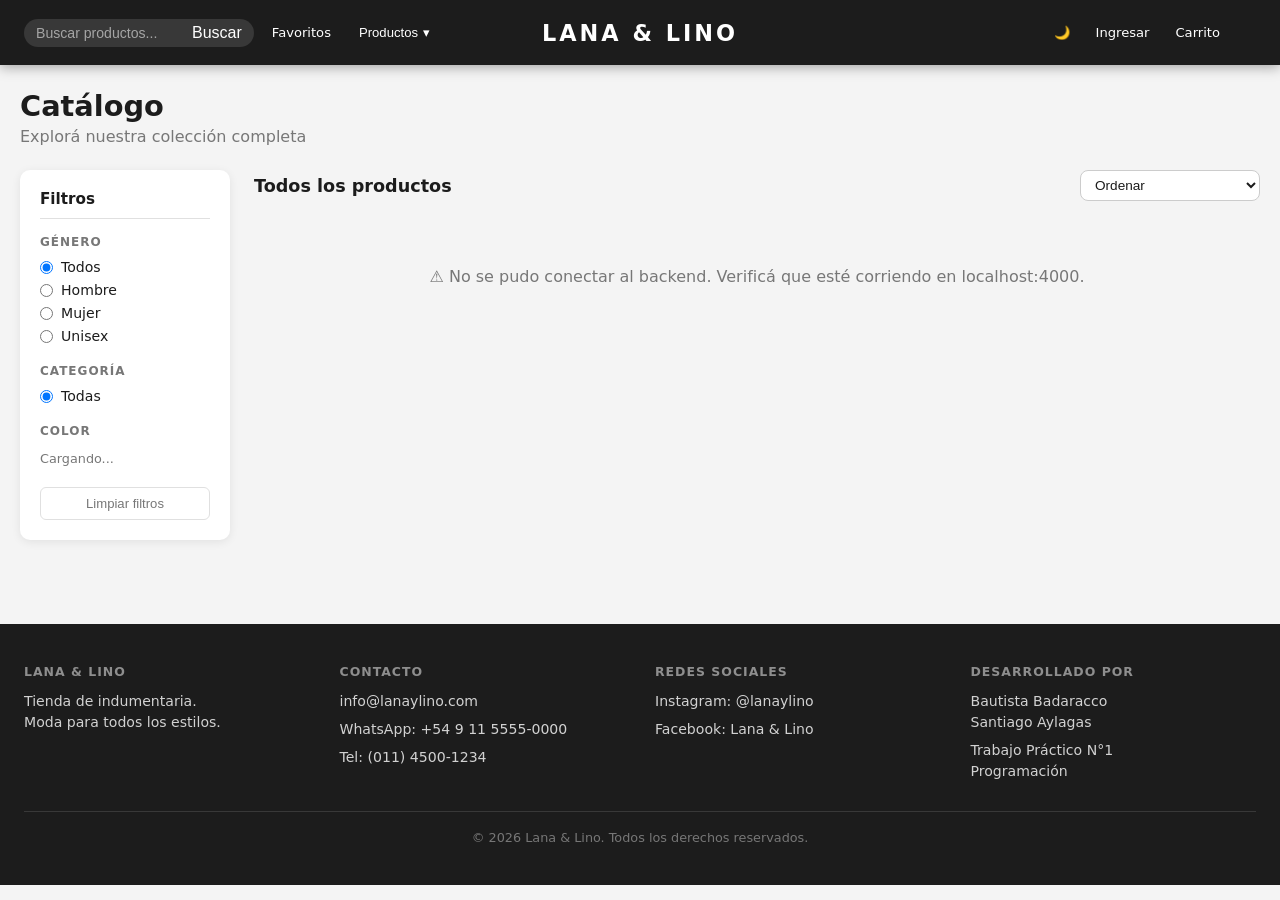
<file: index.html>
﻿<!DOCTYPE html>
<html lang="es" data-theme="light">
<head>
    <meta charset="UTF-8">
    <meta name="viewport" content="width=device-width, initial-scale=1.0">
    <title>Lana &amp; Lino — Indumentaria</title>
    <link rel="stylesheet" href="css/estilos.css">
</head>
<body>

<main class="page-container">
    <div class="page-header">
        <h1 id="page-title">Catálogo</h1>
        <p id="page-subtitle" class="text-muted">Explorá nuestra colección completa</p>
    </div>

    <div class="catalog-layout">
        <!-- Filtros -->
        <aside class="filter-sidebar">
            <h3>Filtros</h3>

            <div class="filter-group">
                <h4>Género</h4>
                <label><input type="radio" name="genero" value="" checked> Todos</label>
                <label><input type="radio" name="genero" value="Hombre"> Hombre</label>
                <label><input type="radio" name="genero" value="Mujer"> Mujer</label>
                <label><input type="radio" name="genero" value="Unisex"> Unisex</label>
            </div>

            <div class="filter-group">
                <h4>Categoría</h4>
                <div id="cat-filters">
                    <label><input type="radio" name="categoria" value="" checked> Todas</label>
                </div>
            </div>

            <div class="filter-group">
                <h4>Color</h4>
                <div id="color-filters">
                    <span class="text-muted" style="font-size:0.8rem">Cargando...</span>
                </div>
            </div>

            <button class="btn-clear-filters" onclick="clearFilters()">Limpiar filtros</button>
        </aside>

        <!-- Productos -->
        <section class="product-section">
            <div class="product-section-header">
                <h2 id="results-title">Todos los productos</h2>
                <div style="display:flex;align-items:center;gap:12px">
                    <span id="product-count" class="product-count"></span>
                    <select id="sort-select" class="variant-select" style="font-size:0.85rem;padding:6px 10px;width:auto" onchange="applyFilters()">
                        <option value="">Ordenar</option>
                        <option value="price-asc">Precio: menor a mayor</option>
                        <option value="price-desc">Precio: mayor a menor</option>
                        <option value="name-asc">Nombre: A-Z</option>
                        <option value="name-desc">Nombre: Z-A</option>
                    </select>
                </div>
            </div>

            <div id="loading" class="loading">
                <div class="spinner"></div>
                <p>Cargando productos...</p>
            </div>

            <div id="product-grid" class="product-grid" style="display:none"></div>

            <div id="empty-state" class="empty-state" style="display:none">
                <div class="empty-icon">🔍</div>
                <h3>No se encontraron productos</h3>
                <p>Probá con otros filtros o términos de búsqueda.</p>
                <button class="btn btn-secondary mt-3" onclick="clearFilters()">Ver todos los productos</button>
            </div>
        </section>
    </div>
</main>

<script src="js/configuracion.js"></script>
<script src="js/autenticacion.js"></script>
<script src="js/api.js"></script>
<script src="js/encabezado.js"></script>
<script>
    let allProducts    = [];
    let productColors  = {};   // { idProducto: ['Rojo', 'Negro', ...] }
    let selectedColors = new Set();

    const params      = new URLSearchParams(window.location.search);
    const searchQuery = params.get('search') || '';
    const catParam    = params.get('categoria') || '';

    async function init() {
        await buildHeader();
        buildFooter();

        if (searchQuery) {
            document.getElementById('header-search').value = searchQuery;
            document.getElementById('page-title').textContent = `Resultados para "${searchQuery}"`;
            document.getElementById('page-subtitle').textContent = '';
        }
        if (catParam) {
            document.getElementById('page-subtitle').textContent = '';
        }

        await loadProducts();
    }

    async function loadProducts() {
        try {
            allProducts = await API.getProducts();
        } catch (e) {
            document.getElementById('loading').innerHTML =
                '<p class="text-muted">⚠️ No se pudo conectar al backend. Verificá que esté corriendo en localhost:4000.</p>';
            return;
        }

        buildCatFilter();
        applyFilters();
        loadColors();   // carga colores en segundo plano
    }

    function buildCatFilter() {
        const catDiv = document.getElementById('cat-filters');
        const catMap = new Map();
        allProducts.forEach(p => catMap.set(p.idCategoria, p.categoria));

        let html = `<label><input type="radio" name="categoria" value="" ${!catParam ? 'checked' : ''}> Todas</label>`;
        catMap.forEach((name, id) => {
            const checked = catParam == id ? 'checked' : '';
            html += `<label><input type="radio" name="categoria" value="${id}" ${checked}> ${name}</label>`;
        });
        catDiv.innerHTML = html;

        catDiv.querySelectorAll('input').forEach(el => el.addEventListener('change', applyFilters));
        document.querySelectorAll('input[name="genero"]').forEach(el => el.addEventListener('change', applyFilters));

        // Actualizar título si hay categoría seleccionada
        if (catParam) {
            const cat = catMap.get(parseInt(catParam));
            if (cat) {
                document.getElementById('results-title').textContent = cat;
                document.getElementById('page-title').textContent = cat;
            }
        }
    }

    async function loadColors() {
        try {
            const details = await Promise.all(
                allProducts.map(p =>
                    API.getProduct(p.idProducto)
                        .then(rows => ({ id: p.idProducto, colors: [...new Set(rows.map(r => r.color).filter(Boolean))] }))
                        .catch(() => ({ id: p.idProducto, colors: [] }))
                )
            );

            const allColors = new Set();
            details.forEach(({ id, colors }) => {
                productColors[id] = colors;
                colors.forEach(c => allColors.add(c));
            });

            buildColorFilter([...allColors].sort());
        } catch { /* ignorar */ }
    }

    function buildColorFilter(colors) {
        const div = document.getElementById('color-filters');
        if (!colors.length) {
            div.innerHTML = '<span class="text-muted" style="font-size:0.8rem">Sin colores disponibles</span>';
            return;
        }
        div.innerHTML = colors.map(c =>
            `<label><input type="checkbox" name="color" value="${c}"> ${c}</label>`
        ).join('');

        div.querySelectorAll('input').forEach(el => el.addEventListener('change', () => {
            selectedColors = new Set([...div.querySelectorAll('input:checked')].map(i => i.value));
            applyFilters();
        }));
    }

    function applyFilters() {
        const genero    = document.querySelector('input[name="genero"]:checked')?.value || '';
        const categoria = document.querySelector('input[name="categoria"]:checked')?.value || '';

        const filtered = allProducts.filter(p => {
            if (searchQuery && !p.producto.toLowerCase().includes(searchQuery.toLowerCase())) return false;
            if (genero    && p.genero !== genero)        return false;
            if (categoria && p.idCategoria != categoria) return false;
            if (selectedColors.size) {
                const pColors = productColors[p.idProducto] || [];
                if (!pColors.some(c => selectedColors.has(c))) return false;
            }
            return true;
        });

        const sort = document.getElementById('sort-select')?.value || '';
        if      (sort === 'price-asc')  filtered.sort((a, b) => a.precio - b.precio);
        else if (sort === 'price-desc') filtered.sort((a, b) => b.precio - a.precio);
        else if (sort === 'name-asc')   filtered.sort((a, b) => a.producto.localeCompare(b.producto));
        else if (sort === 'name-desc')  filtered.sort((a, b) => b.producto.localeCompare(a.producto));

        renderProducts(filtered);
    }

    function clearFilters() {
        window.location.href = 'index.html';
    }

    function renderProducts(products) {
        const grid    = document.getElementById('product-grid');
        const loading = document.getElementById('loading');
        const empty   = document.getElementById('empty-state');
        const count   = document.getElementById('product-count');

        loading.style.display = 'none';

        if (!products.length) {
            grid.style.display   = 'none';
            empty.style.display  = 'block';
            count.textContent    = '';
            return;
        }

        count.textContent    = `${products.length} producto${products.length !== 1 ? 's' : ''}`;
        grid.style.display   = 'grid';
        empty.style.display  = 'none';

        grid.innerHTML = products.map(p => `
            <a href="pages/producto.html?id=${p.idProducto}" class="product-card">
                <img class="product-card-img"
                     src="${p.ulrImagen || ''}"
                     alt="${p.producto}"
                     onerror="this.src='';this.style.background='var(--border)'">
                <div class="product-card-body">
                    <div class="product-card-cat">${p.categoria}</div>
                    <div class="product-card-name">${p.producto}</div>
                    <div class="product-card-gen">${p.genero}</div>
                    <div class="product-card-price">${formatCurrency(p.precio)}</div>
                </div>
            </a>
        `).join('');
    }

    init();
</script>
</body>
</html>
</file>
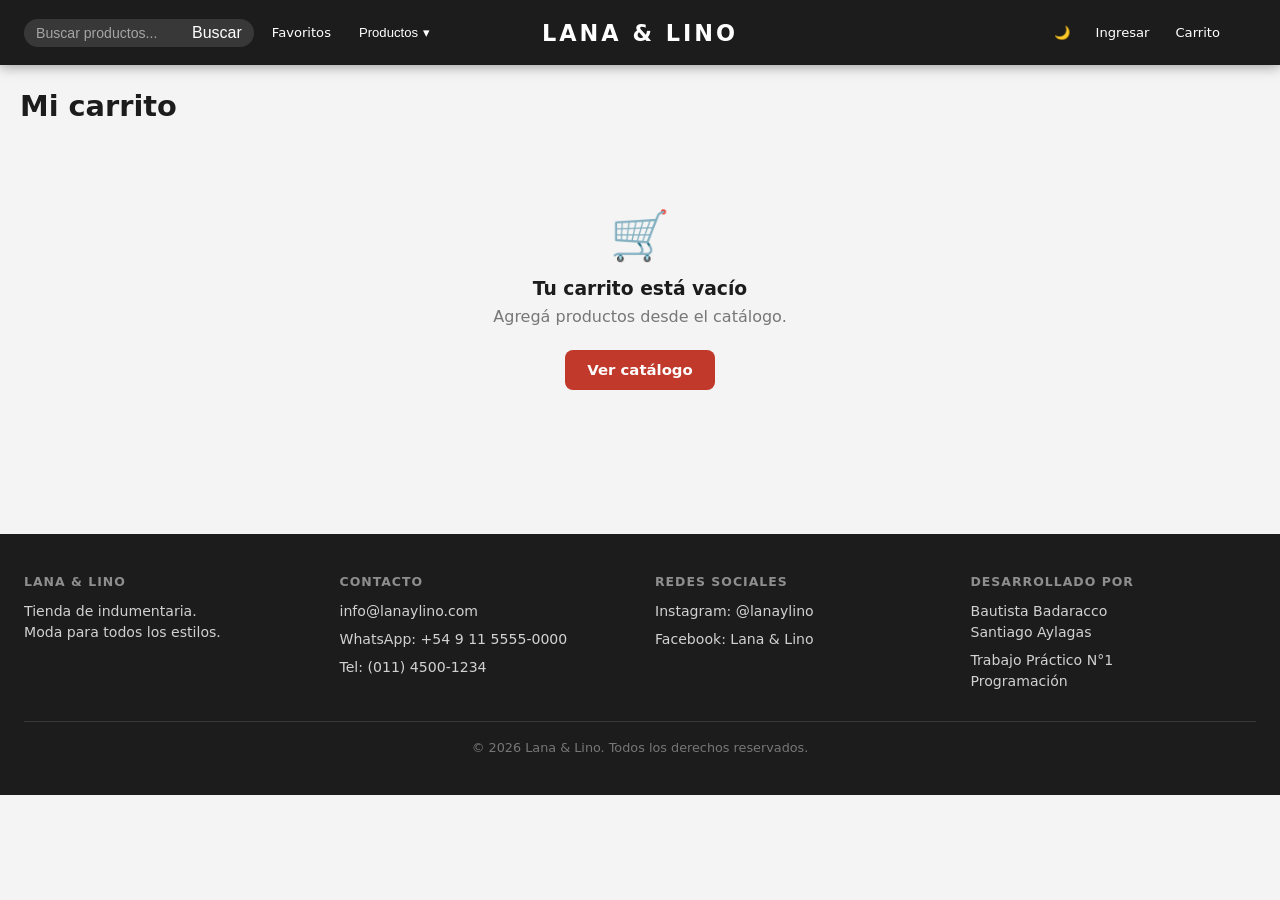
<file: pages/carrito.html>
﻿<!DOCTYPE html>
<html lang="es" data-theme="light">
<head>
    <meta charset="UTF-8">
    <meta name="viewport" content="width=device-width, initial-scale=1.0">
    <title>Carrito — Lana &amp; Lino</title>
    <link rel="stylesheet" href="../css/estilos.css">
</head>
<body>

<main class="page-container">
    <div class="page-header">
        <h1>Mi carrito</h1>
    </div>

    <!-- Cargando -->
    <div id="loading" class="loading" style="display:none">
        <div class="spinner"></div><p>Cargando carrito...</p>
    </div>

    <!-- Vacío -->
    <div id="empty-cart" class="empty-state" style="display:none">
        <div class="empty-icon">🛒</div>
        <h3>Tu carrito está vacío</h3>
        <p>Agregá productos desde el catálogo.</p>
        <a href="../index.html" class="btn btn-primary mt-3">Ver catálogo</a>
    </div>

    <!-- Carrito con productos -->
    <div id="cart-layout" class="cart-layout" style="display:none">
        <div class="cart-items" id="cart-items-list"></div>

        <aside class="cart-summary">
            <h3>Resumen</h3>
            <div id="summary-items"></div>
            <hr class="divider">
            <div class="cart-total-row grand">
                <span>Total</span>
                <span id="cart-total">$0</span>
            </div>
            <button class="btn btn-primary btn-full mt-3" onclick="goToPay()">
                Pagar
            </button>
            <a href="../index.html" class="btn btn-secondary btn-full mt-2">Seguir comprando</a>
        </aside>
    </div>
</main>

<script src="../js/configuracion.js"></script>
<script src="../js/autenticacion.js"></script>
<script src="../js/api.js"></script>
<script src="../js/encabezado.js"></script>
<script>
    let cartItems = [];

    async function init() {
        await buildHeader();
        buildFooter();
        loadCart();
    }

    async function loadCart() {
        document.getElementById('loading').style.display = 'block';

        if (Auth.isLoggedIn()) {
            try {
                const user = Auth.getUser();
                const data = await API.getCart(user.id_usuario);
                cartItems  = data.payload || [];
            } catch {
                cartItems = [];
            }
        } else {
            cartItems = LocalCart.getItems();
        }

        document.getElementById('loading').style.display = 'none';
        renderCart();
    }

    function renderCart() {
        if (!cartItems.length) {
            document.getElementById('empty-cart').style.display = 'block';
            return;
        }

        document.getElementById('cart-layout').style.display = 'grid';

        // muestro los productos del carrito
        document.getElementById('cart-items-list').innerHTML = cartItems.map(item => `
            <div class="cart-item">
                <img class="cart-item-img"
                     src="${item.urlImagen || ''}"
                     alt="${item.producto}"
                     onerror="this.style.background='var(--border)'">
                <div class="cart-item-info">
                    <div class="cart-item-name">${item.producto}</div>
                    <div class="cart-item-details">Talle: ${item.talle} · Color: ${item.color}</div>
                </div>
                <span class="cart-item-price">${formatCurrency(item.precio)}</span>
                <button class="btn btn-danger btn-sm"
                        onclick="removeItem(${item.idInventario})">Quitar</button>
            </div>
        `).join('');

        // resumen con el total
        const total = cartItems.reduce((s, i) => s + parseFloat(i.precio), 0);
        document.getElementById('summary-items').innerHTML = cartItems.map(i =>
            `<div class="cart-total-row">
                <span>${i.producto} (T${i.talle})</span>
                <span>${formatCurrency(i.precio)}</span>
             </div>`
        ).join('');
        document.getElementById('cart-total').textContent = formatCurrency(total);
    }

    async function removeItem(id_inventario) {
        if (Auth.isLoggedIn()) {
            try {
                const user = Auth.getUser();
                await API.removeFromCart(user.id_usuario, id_inventario);
            } catch {
                alert('Error al eliminar el producto.');
                return;
            }
        } else {
            LocalCart.removeItem(id_inventario);
        }
        cartItems = cartItems.filter(i => i.idInventario !== id_inventario);
        document.getElementById('cart-layout').style.display = 'none';
        document.getElementById('empty-cart').style.display  = 'none';
        renderCart();
    }

    function goToPay() {
        if (!Auth.isLoggedIn()) {
            window.location.href = 'login.html?checkout=1';
            return;
        }
        window.location.href = 'pago.html';
    }

    init();
</script>
</body>
</html>
</file>
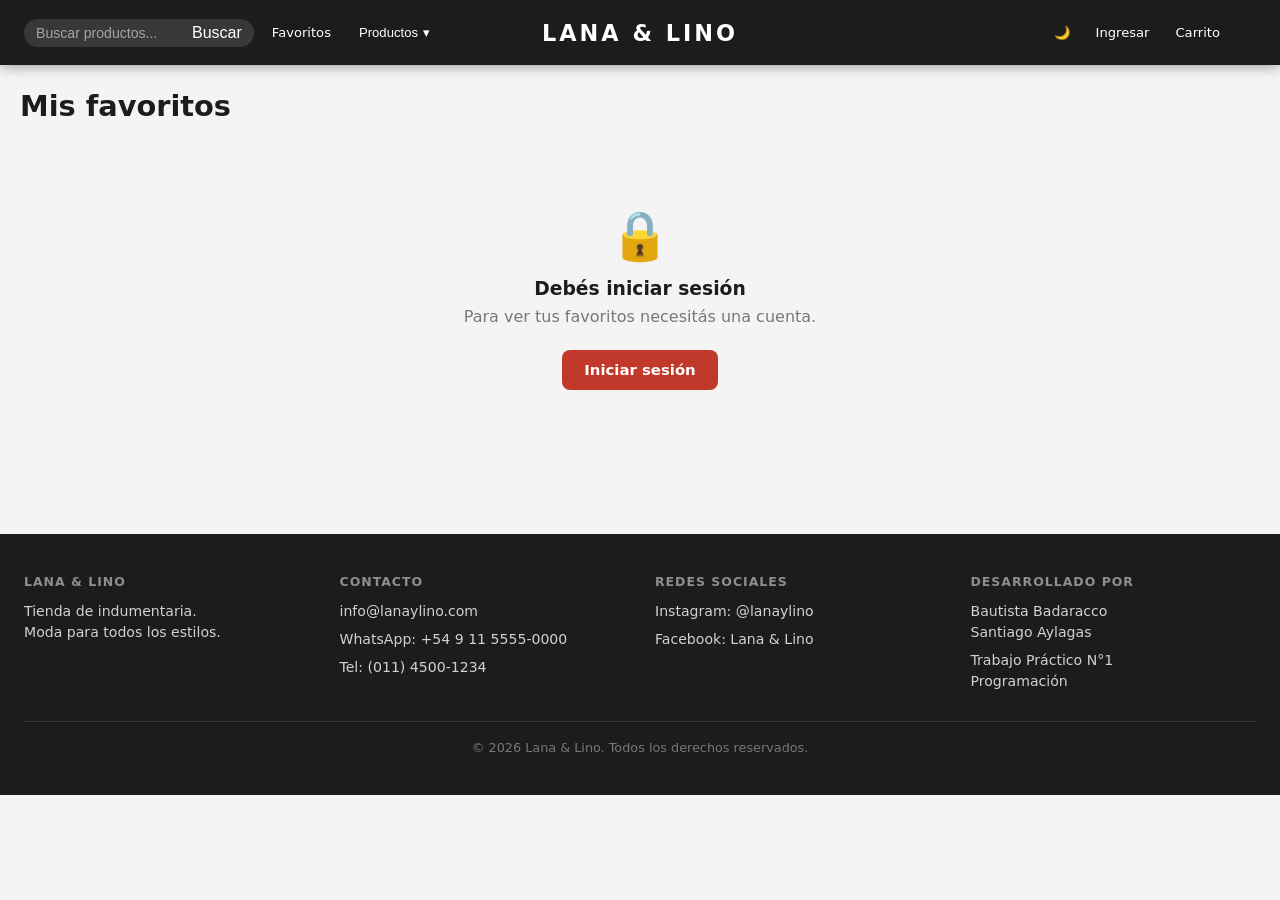
<file: pages/favoritos.html>
﻿<!DOCTYPE html>
<html lang="es" data-theme="light">
<head>
    <meta charset="UTF-8">
    <meta name="viewport" content="width=device-width, initial-scale=1.0">
    <title>Favoritos — Lana &amp; Lino</title>
    <link rel="stylesheet" href="../css/estilos.css">
</head>
<body>

<main class="page-container">
    <div class="page-header">
        <h1>Mis favoritos</h1>
    </div>

    <div id="not-logged" style="display:none" class="empty-state">
        <div class="empty-icon">🔒</div>
        <h3>Debés iniciar sesión</h3>
        <p>Para ver tus favoritos necesitás una cuenta.</p>
        <a href="login.html" class="btn btn-primary mt-3">Iniciar sesión</a>
    </div>

    <div id="loading" class="loading" style="display:none">
        <div class="spinner"></div><p>Cargando favoritos...</p>
    </div>

    <div id="empty-favs" class="empty-state" style="display:none">
        <div class="empty-icon">❤️</div>
        <h3>No tenés favoritos aún</h3>
        <p>Explorá el catálogo y guardá los productos que más te gusten.</p>
        <a href="../index.html" class="btn btn-primary mt-3">Ver catálogo</a>
    </div>

    <div id="fav-grid" class="fav-grid" style="display:none"></div>
</main>

<script src="../js/configuracion.js"></script>
<script src="../js/autenticacion.js"></script>
<script src="../js/api.js"></script>
<script src="../js/encabezado.js"></script>
<script>
    let allProducts = [];

    async function init() {
        await buildHeader();
        buildFooter();

        if (!Auth.isLoggedIn()) {
            const nl = document.getElementById('not-logged');
            nl.style.display        = 'flex';
            nl.style.flexDirection  = 'column';
            nl.style.alignItems     = 'center';
            return;
        }

        document.getElementById('loading').style.display = 'block';
        await loadFavorites();
    }

    async function loadFavorites() {
        try {
            const user      = Auth.getUser();
            const [favData, products] = await Promise.all([
                API.getFavorites(user.id_usuario),
                API.getProducts()
            ]);

            const favIds    = (favData.payload || []).map(f => f.idProducto);
            allProducts     = products;

            document.getElementById('loading').style.display = 'none';

            if (!favIds.length) {
                document.getElementById('empty-favs').style.display = 'block';
                return;
            }

            const favProducts = products.filter(p => favIds.includes(p.idProducto));
            renderFavorites(favProducts, favIds);
        } catch {
            document.getElementById('loading').innerHTML = '<p class="text-muted">Error al cargar favoritos.</p>';
        }
    }

    function renderFavorites(products, favIds) {
        const grid = document.getElementById('fav-grid');
        grid.style.display = 'grid';

        grid.innerHTML = products.map(p => `
            <div class="fav-card" id="fav-${p.idProducto}">
                <img class="fav-card-img"
                     src="${p.ulrImagen || ''}"
                     alt="${p.producto}"
                     onclick="goToProduct(${p.idProducto})"
                     onerror="this.style.background='var(--border)'">
                <div class="fav-card-body">
                    <div class="fav-card-name" onclick="goToProduct(${p.idProducto})">${p.producto}</div>
                    <div class="fav-card-price">${formatCurrency(p.precio)}</div>
                    <div style="display:flex; gap:8px; flex-wrap:wrap">
                        <button class="btn btn-primary btn-sm"
                                onclick="goToProduct(${p.idProducto})">Ver producto</button>
                        <button class="btn btn-danger btn-sm"
                                onclick="removeFav(${p.idProducto})">Quitar</button>
                    </div>
                </div>
            </div>
        `).join('');
    }

    async function removeFav(id_producto) {
        const user = Auth.getUser();
        try {
            await API.removeFromFavorites(user.id_usuario, id_producto);
            const card = document.getElementById(`fav-${id_producto}`);
            if (card) card.remove();

            if (!document.querySelectorAll('.fav-card').length) {
                document.getElementById('fav-grid').style.display = 'none';
                document.getElementById('empty-favs').style.display = 'block';
            }
        } catch {
            alert('Error al eliminar de favoritos.');
        }
    }

    function goToProduct(id) {
        window.location.href = `producto.html?id=${id}`;
    }

    init();
</script>
</body>
</html>
</file>
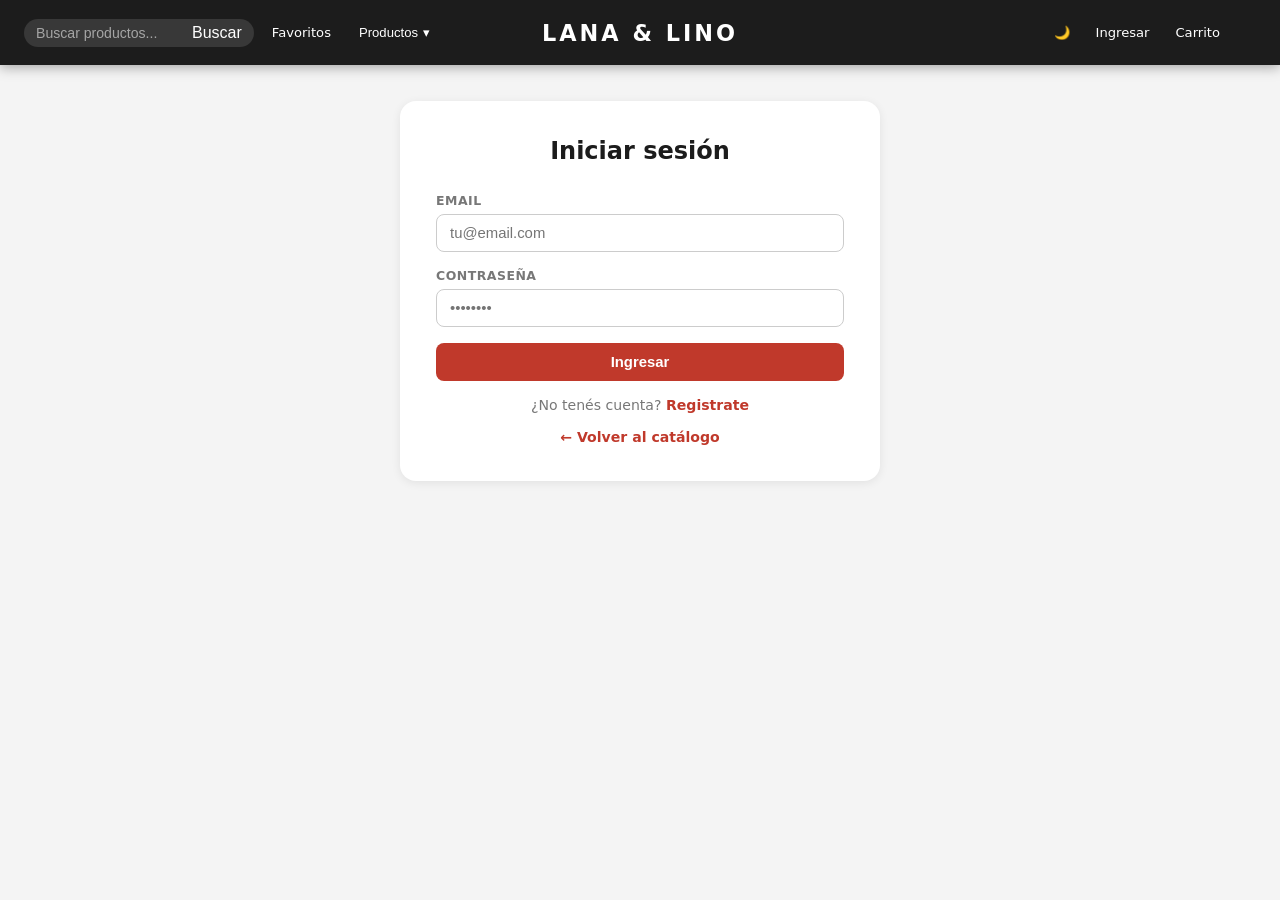
<file: pages/login.html>
﻿<!DOCTYPE html>
<html lang="es" data-theme="light">
<head>
    <meta charset="UTF-8">
    <meta name="viewport" content="width=device-width, initial-scale=1.0">
    <title>Iniciar sesión — Lana &amp; Lino</title>
    <link rel="stylesheet" href="../css/estilos.css">
</head>
<body>

<div class="form-container">
    <h2>Iniciar sesión</h2>

    <div id="msg" class="msg"></div>

    <form id="login-form" onsubmit="handleLogin(event)">
        <div class="form-group">
            <label>Email</label>
            <input type="email" id="email" required placeholder="tu@email.com">
        </div>
        <div class="form-group">
            <label>Contraseña</label>
            <input type="password" id="password" required placeholder="••••••••">
        </div>
        <button type="submit" class="btn btn-primary btn-full" id="btn-submit">Ingresar</button>
    </form>

    <div class="form-link">
        ¿No tenés cuenta? <a href="registro.html">Registrate</a>
    </div>
    <div class="form-link mt-2">
        <a href="../index.html">← Volver al catálogo</a>
    </div>
</div>

<script src="../js/configuracion.js"></script>
<script src="../js/autenticacion.js"></script>
<script src="../js/api.js"></script>
<script src="../js/encabezado.js"></script>
<script>
    // si ya esta logueado lo mando al inicio directamente
    if (Auth.isLoggedIn()) window.location.href = '../index.html';

    buildHeader();

    // si vino desde el carrito para finalizar la compra, muestro un aviso
    const isCheckout = new URLSearchParams(window.location.search).get('checkout');
    if (isCheckout) {
        showMsg('info', 'Para finalizar tu compra necesitás iniciar sesión o registrarte.');
    }

    async function handleLogin(e) {
        e.preventDefault();
        const email    = document.getElementById('email').value.trim();
        const password = document.getElementById('password').value;
        const btn      = document.getElementById('btn-submit');

        btn.disabled    = true;
        btn.textContent = 'Ingresando...';

        try {
            const data = await API.login(email, password);

            if (data.codigo === 200 && data.payload && data.payload.length > 0) {
                Auth.login(data.payload[0], data.jwt);
                // sincronizar carrito local al backend antes de redirigir
                await LocalCart.syncToBackend(data.payload[0].id_usuario);
                window.location.href = isCheckout ? 'carrito.html' : '../index.html';
            } else {
                showMsg('error', data.mensaje || 'Email o contraseña incorrectos.');
            }
        } catch {
            showMsg('error', 'Error de conexión. Verificá que el backend esté activo.');
        } finally {
            btn.disabled    = false;
            btn.textContent = 'Ingresar';
        }
    }

    function showMsg(type, text) {
        const el = document.getElementById('msg');
        el.textContent = text;
        el.className   = `msg msg-${type} show`;
    }
</script>
</body>
</html>
</file>
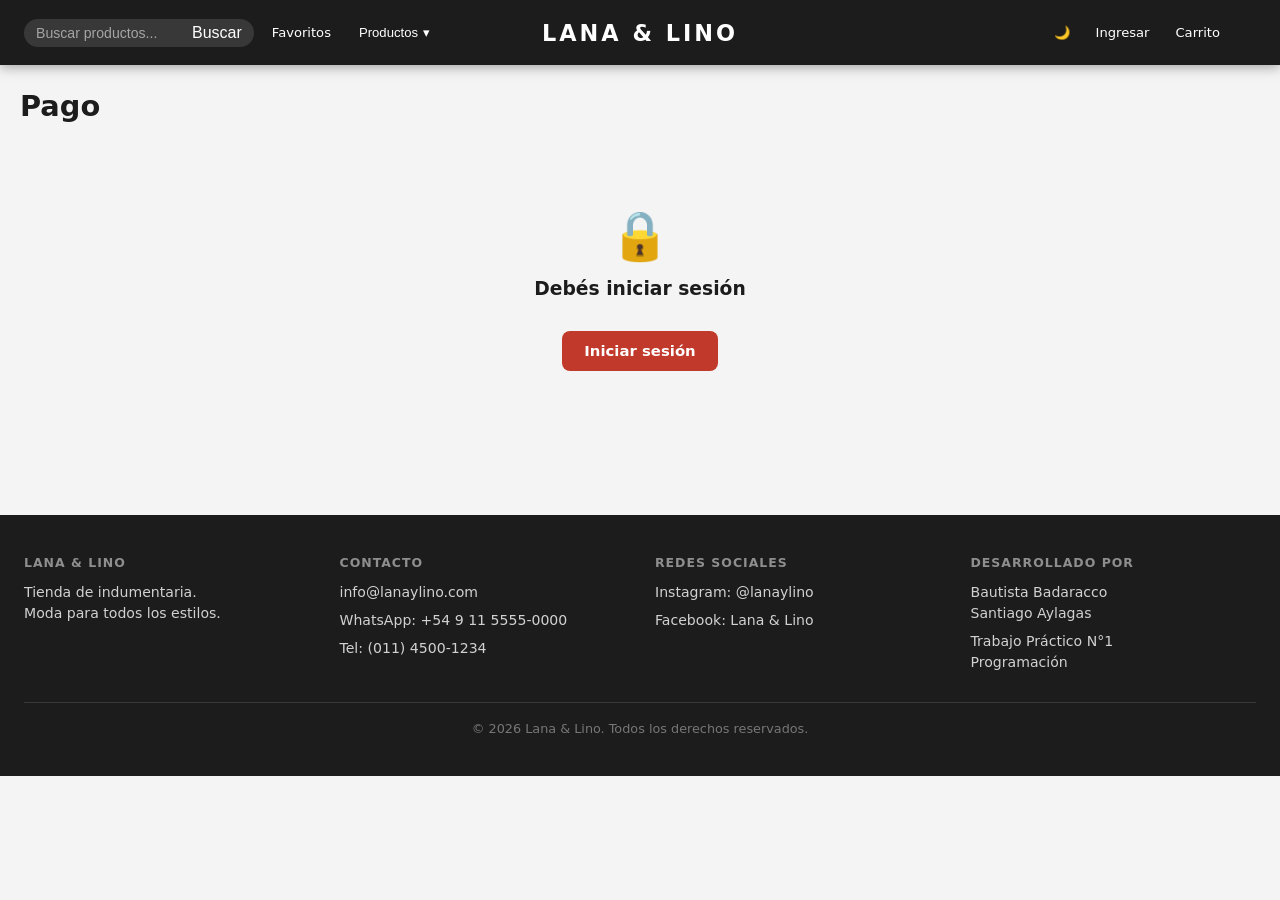
<file: pages/pago.html>
﻿<!DOCTYPE html>
<html lang="es" data-theme="light">
<head>
    <meta charset="UTF-8">
    <meta name="viewport" content="width=device-width, initial-scale=1.0">
    <title>Pago — Lana &amp; Lino</title>
    <link rel="stylesheet" href="../css/estilos.css">
</head>
<body>

<main class="page-container">
    <div class="page-header">
        <h1>Pago</h1>
    </div>

    <div id="not-logged" style="display:none" class="empty-state">
        <div class="empty-icon">🔒</div>
        <h3>Debés iniciar sesión</h3>
        <a href="login.html" class="btn btn-primary mt-3">Iniciar sesión</a>
    </div>

    <div id="loading" class="loading" style="display:none">
        <div class="spinner"></div><p>Cargando...</p>
    </div>

    <div id="payment-layout" class="payment-layout" style="display:none">
        <!-- Formulario de pago -->
        <div class="payment-form">
            <h2>Método de pago</h2>

            <div class="form-group">
                <label>Tipo de pago</label>
                <select id="tipo-pago" onchange="onTipoPago()" class="variant-select">
                    <option value="">— Seleccioná —</option>
                    <option value="transferencia">Transferencia bancaria</option>
                    <option value="debito">Tarjeta de débito</option>
                    <option value="credito">Tarjeta de crédito</option>
                </select>
            </div>

            <!-- Datos de transferencia -->
            <div id="transfer-info" style="display:none" class="card mt-2 mb-2">
                <p style="font-size:0.9rem">Realizá la transferencia a:<br>
                <strong>CBU:</strong> 0000000000000000000000<br>
                <strong>Alias:</strong> LANA.LINO.PAGO<br>
                <strong>Titular:</strong> Lana &amp; Lino S.R.L.</p>
            </div>

            <!-- Datos de tarjeta -->
            <div id="card-fields" class="card-fields">
                <div class="form-group">
                    <label>Número de tarjeta</label>
                    <input type="text" id="card-number" placeholder="0000 0000 0000 0000"
                           maxlength="19" oninput="formatCardNumber(this); checkForm()">
                </div>
                <div class="form-row">
                    <div class="form-group">
                        <label>Vencimiento</label>
                        <input type="text" id="card-expiry" placeholder="MM/AA"
                               maxlength="5" oninput="formatExpiry(this); checkForm()">
                    </div>
                    <div class="form-group">
                        <label>CVV</label>
                        <input type="text" id="card-cvv" placeholder="123"
                               maxlength="4" oninput="checkForm()">
                    </div>
                </div>
                <div class="form-group">
                    <label>Nombre en la tarjeta</label>
                    <input type="text" id="card-name" placeholder="JUAN PEREZ"
                           style="text-transform:uppercase" oninput="checkForm()">
                </div>
            </div>

            <button id="btn-pagar" class="btn btn-primary btn-full mt-3" disabled onclick="handlePay()">
                Confirmar pago
            </button>
        </div>

        <!-- Resumen -->
        <aside class="payment-summary">
            <h3>Resumen del pedido</h3>
            <div id="payment-items"></div>
            <hr class="divider">
            <div class="cart-total-row grand">
                <span>Total</span>
                <span id="payment-total">$0</span>
            </div>
        </aside>
    </div>
</main>

<!-- Éxito -->
<div class="success-overlay" id="success-overlay">
    <div class="success-card">
        <div class="success-icon">✓</div>
        <h2>¡Pago aprobado!</h2>
        <p>Tu compra fue procesada con éxito.<br>¡Gracias por elegir Lana &amp; Lino!</p>
        <a href="../index.html" class="btn btn-primary btn-full">Volver al inicio</a>
    </div>
</div>

<script src="../js/configuracion.js"></script>
<script src="../js/autenticacion.js"></script>
<script src="../js/api.js"></script>
<script src="../js/encabezado.js"></script>
<script>
    let cartItems = [];

    async function init() {
        await buildHeader();
        buildFooter();

        if (!Auth.isLoggedIn()) {
            document.getElementById('not-logged').style.display = 'block';
            return;
        }
        document.getElementById('loading').style.display = 'block';
        await loadCart();
    }

    async function loadCart() {
        try {
            const user = Auth.getUser();
            const data = await API.getCart(user.id_usuario);
            cartItems  = data.payload || [];
        } catch { cartItems = []; }

        document.getElementById('loading').style.display = 'none';

        if (!cartItems.length) {
            document.getElementById('payment-layout').style.display = 'none';
            const msg = document.createElement('div');
            msg.className = 'empty-state';
            msg.innerHTML = `<div class="empty-icon">🛒</div><h3>Tu carrito está vacío</h3>
                             <a href="../index.html" class="btn btn-primary mt-3">Ver catálogo</a>`;
            document.querySelector('.page-container').appendChild(msg);
            return;
        }

        document.getElementById('payment-layout').style.display = 'grid';
        renderSummary();
    }

    function renderSummary() {
        const total = cartItems.reduce((s, i) => s + parseFloat(i.precio), 0);

        document.getElementById('payment-items').innerHTML = cartItems.map(i => `
            <div class="payment-item">
                <span class="item-name">${i.producto} (T${i.talle} · ${i.color})</span>
                <span style="white-space:nowrap">${formatCurrency(i.precio)}</span>
            </div>
        `).join('');

        document.getElementById('payment-total').textContent = formatCurrency(total);
    }

    function onTipoPago() {
        const tipo       = document.getElementById('tipo-pago').value;
        const cardFields = document.getElementById('card-fields');
        const transfer   = document.getElementById('transfer-info');

        cardFields.classList.remove('show');
        transfer.style.display = 'none';

        if (tipo === 'transferencia') {
            transfer.style.display = 'block';
            document.getElementById('btn-pagar').disabled = false;
        } else if (tipo === 'debito' || tipo === 'credito') {
            cardFields.classList.add('show');
            checkForm();
        } else {
            document.getElementById('btn-pagar').disabled = true;
        }
    }

    function checkForm() {
        const tipo = document.getElementById('tipo-pago').value;
        if (tipo === 'transferencia') { document.getElementById('btn-pagar').disabled = false; return; }
        if (!tipo) { document.getElementById('btn-pagar').disabled = true; return; }

        const num  = document.getElementById('card-number').value.replace(/\s/g,'').length === 16;
        const exp  = document.getElementById('card-expiry').value.length  === 5;
        const cvv  = document.getElementById('card-cvv').value.length     >= 3;
        const name = document.getElementById('card-name').value.trim().length > 2;

        document.getElementById('btn-pagar').disabled = !(num && exp && cvv && name);
    }

    function formatCardNumber(input) {
        let val = input.value.replace(/\D/g,'').substring(0,16);
        input.value = val.match(/.{1,4}/g)?.join(' ') || val;
    }

    function formatExpiry(input) {
        let val = input.value.replace(/\D/g,'').substring(0,4);
        if (val.length >= 3) val = val.substring(0,2) + '/' + val.substring(2);
        input.value = val;
    }

    function handlePay() {
        document.getElementById('success-overlay').classList.add('show');
    }

    init();
</script>
</body>
</html>
</file>
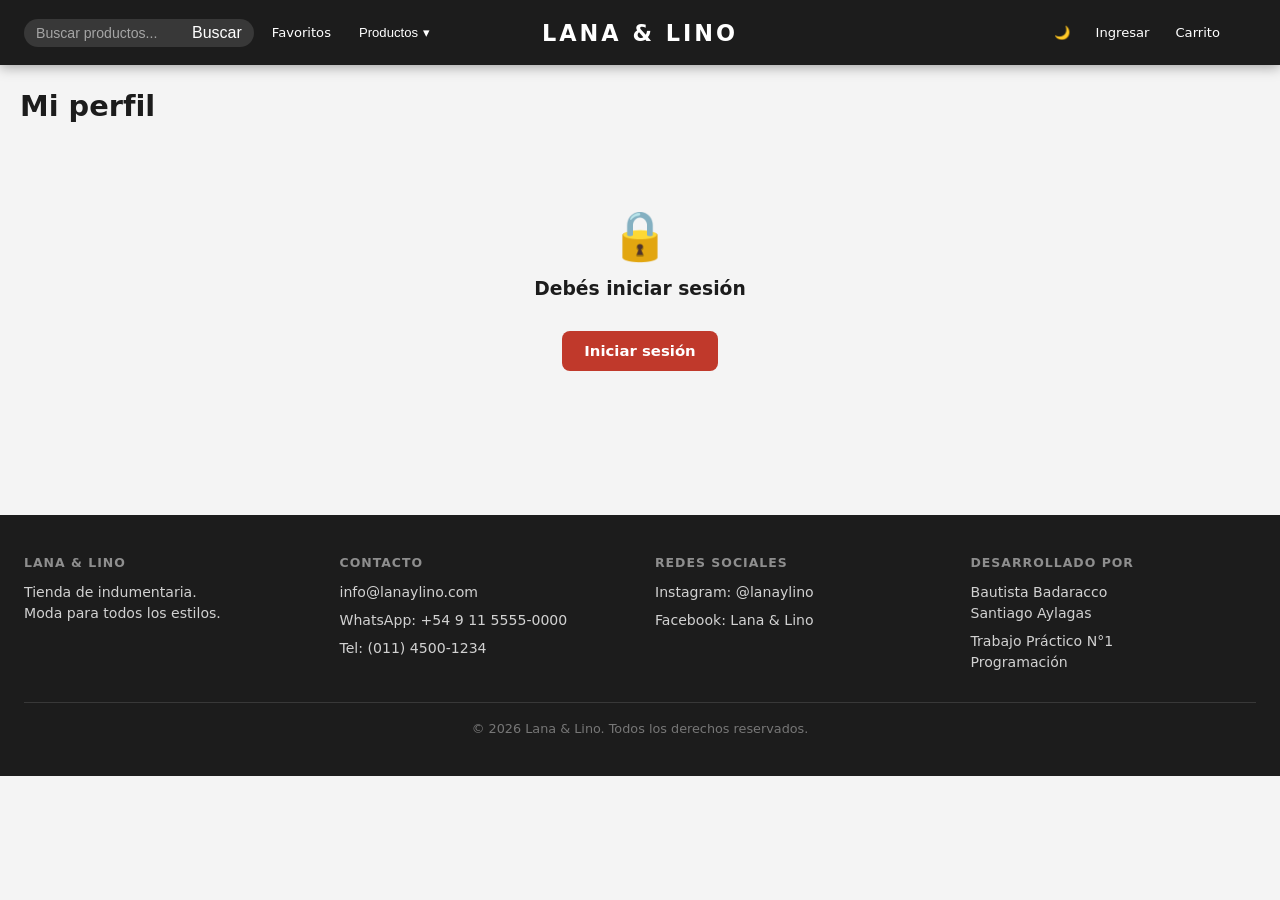
<file: pages/perfil.html>
﻿<!DOCTYPE html>
<html lang="es" data-theme="light">
<head>
    <meta charset="UTF-8">
    <meta name="viewport" content="width=device-width, initial-scale=1.0">
    <title>Mi perfil — Lana &amp; Lino</title>
    <link rel="stylesheet" href="../css/estilos.css">
</head>
<body>

<main class="page-container">
    <div class="page-header">
        <h1>Mi perfil</h1>
    </div>

    <div id="not-logged" style="display:none" class="empty-state">
        <div class="empty-icon">🔒</div>
        <h3>Debés iniciar sesión</h3>
        <a href="login.html" class="btn btn-primary mt-3">Iniciar sesión</a>
    </div>

    <div id="loading" class="loading" style="display:none">
        <div class="spinner"></div><p>Cargando datos...</p>
    </div>

    <div class="profile-card" id="profile-card" style="display:none">
        <h2>Mis datos</h2>

        <div id="msg" class="msg"></div>

        <form id="profile-form" onsubmit="saveProfile(event)">
            <div class="form-row">
                <div class="form-group">
                    <label>Nombre</label>
                    <input type="text" id="nombre" required>
                </div>
                <div class="form-group">
                    <label>Apellido</label>
                    <input type="text" id="apellido" required>
                </div>
            </div>

            <div class="form-group">
                <label>Dirección</label>
                <input type="text" id="direccion">
            </div>

            <div class="form-row">
                <div class="form-group">
                    <label>Teléfono</label>
                    <input type="tel" id="telefono">
                </div>
                <div class="form-group">
                    <label>Email</label>
                    <input type="email" id="email" required>
                </div>
            </div>

            <div class="form-group">
                <label>Nueva contraseña <span class="text-muted" style="text-transform:none;font-weight:400">(dejar vacío para no cambiar)</span></label>
                <input type="password" id="password" placeholder="••••••••" minlength="6">
            </div>

            <div style="display:flex; gap:12px; margin-top:8px">
                <button type="submit" class="btn btn-primary" id="btn-save">Guardar cambios</button>
                <button type="button" class="btn btn-secondary" onclick="loadUserData()">Cancelar</button>
            </div>
        </form>

        <hr class="divider">
        <div style="display:flex; gap:12px; flex-wrap:wrap">
            <a href="carrito.html" class="btn btn-secondary">Mi carrito</a>
            <a href="favoritos.html" class="btn btn-secondary">Mis favoritos</a>
            <button class="btn btn-danger" onclick="handleLogout()">Cerrar sesión</button>
        </div>
    </div>
</main>

<script src="../js/configuracion.js"></script>
<script src="../js/autenticacion.js"></script>
<script src="../js/api.js"></script>
<script src="../js/encabezado.js"></script>
<script>
    let currentUser = null;

    async function init() {
        await buildHeader();
        buildFooter();

        if (!Auth.isLoggedIn()) {
            document.getElementById('not-logged').style.display = 'block';
            return;
        }

        document.getElementById('loading').style.display = 'block';
        await loadUserData();
    }

    async function loadUserData() {
        document.getElementById('profile-card').style.display = 'none';
        document.getElementById('loading').style.display = 'block';

        try {
            const sessionUser = Auth.getUser();
            const data        = await API.getUser(sessionUser.id_usuario);

            if (data.codigo === 200 && data.payload.length) {
                currentUser = data.payload[0];
                fillForm(currentUser);
                document.getElementById('loading').style.display = 'none';
                document.getElementById('profile-card').style.display = 'block';
            }
        } catch {
            document.getElementById('loading').innerHTML = '<p class="text-muted">Error al cargar datos.</p>';
        }
    }

    function fillForm(user) {
        document.getElementById('nombre').value    = user.nombre    || '';
        document.getElementById('apellido').value  = user.apellido  || '';
        document.getElementById('direccion').value = user.direccion || '';
        document.getElementById('telefono').value  = user.telefono  || '';
        document.getElementById('email').value     = user.email     || '';
        document.getElementById('password').value  = '';
        document.getElementById('msg').className   = 'msg';
    }

    async function saveProfile(e) {
        e.preventDefault();
        const btn = document.getElementById('btn-save');
        btn.disabled = true;
        btn.textContent = 'Guardando...';

        const newPassword = document.getElementById('password').value;
        const userData = {
            nombre:    document.getElementById('nombre').value.trim(),
            apellido:  document.getElementById('apellido').value.trim(),
            direccion: document.getElementById('direccion').value.trim(),
            telefono:  document.getElementById('telefono').value.trim(),
            email:     document.getElementById('email').value.trim(),
            password:  newPassword || currentUser.password,
            rol:       currentUser.rol
        };

        try {
            const sessionUser = Auth.getUser();
            const data        = await API.updateUser(sessionUser.id_usuario, userData);

            if (data.codigo === 200) {
                // actualizo el nombre en el localStorage tambien para que se vea bien en el header
                const updatedUser = { ...sessionUser, nombre: userData.nombre, apellido: userData.apellido };
                Auth.login(updatedUser, Auth.getToken());
                showMsg('success', '✅ Datos actualizados correctamente.');
                currentUser = { ...currentUser, ...userData };
            } else {
                showMsg('error', data.mensaje || 'Error al guardar.');
            }
        } catch {
            showMsg('error', 'Error de conexión.');
        }

        btn.disabled    = false;
        btn.textContent = 'Guardar cambios';
    }

    function showMsg(type, text) {
        const el = document.getElementById('msg');
        el.textContent = text;
        el.className = `msg msg-${type} show`;
        setTimeout(() => el.className = 'msg', 4000);
    }

    init();
</script>
</body>
</html>
</file>
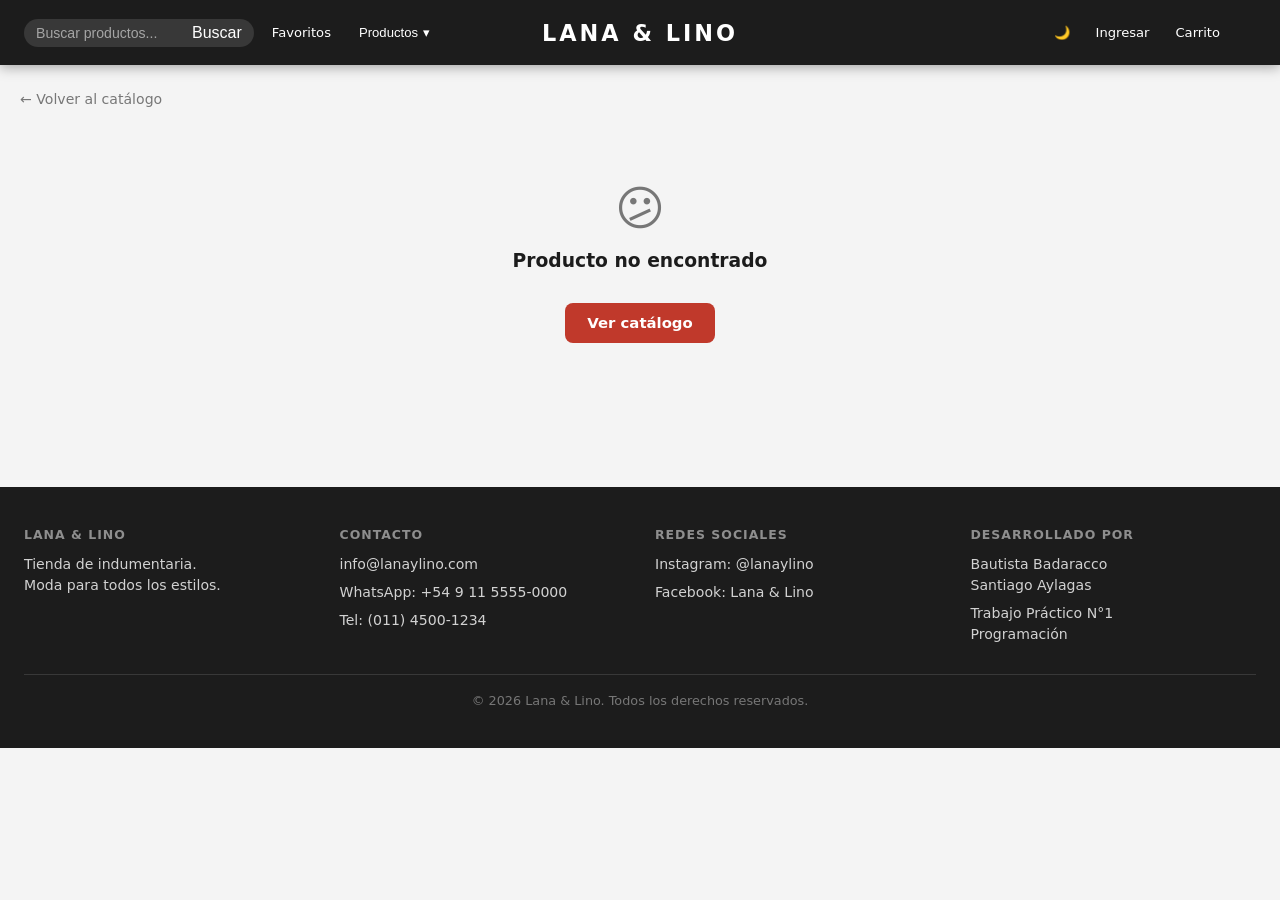
<file: pages/producto.html>
﻿<!DOCTYPE html>
<html lang="es" data-theme="light">
<head>
    <meta charset="UTF-8">
    <meta name="viewport" content="width=device-width, initial-scale=1.0">
    <title>Producto — Lana &amp; Lino</title>
    <link rel="stylesheet" href="../css/estilos.css">
</head>
<body>

<main class="page-container">
    <div style="margin-bottom:12px">
        <a href="../index.html" class="text-muted" style="font-size:0.88rem">← Volver al catálogo</a>
    </div>

    <div id="loading" class="loading"><div class="spinner"></div><p>Cargando producto...</p></div>
    <div id="product-content" style="display:none"></div>
    <div id="error-state" class="empty-state" style="display:none">
        <div class="empty-icon">😕</div>
        <h3>Producto no encontrado</h3>
        <a href="../index.html" class="btn btn-primary mt-3">Ver catálogo</a>
    </div>
</main>

<!-- Mensaje toast -->
<div id="toast" style="
    position:fixed; bottom:24px; right:24px;
    background:var(--bg-card); color:var(--text);
    border:1px solid var(--border); border-radius:10px;
    padding:14px 20px; box-shadow:var(--shadow-hover);
    display:none; font-size:0.9rem; z-index:9999; max-width:300px;">
</div>

<script src="../js/configuracion.js"></script>
<script src="../js/autenticacion.js"></script>
<script src="../js/api.js"></script>
<script src="../js/encabezado.js"></script>
<script>
    const CUOTA_RATES = { 1: 1, 3: 1, 6: 1.15, 9: 1.25, 12: 1.35 };
    const productId   = new URLSearchParams(window.location.search).get('id');
    let variants      = []; // filas del inventario (talles y colores disponibles)
    let selectedVariant = null;

    async function init() {
        await buildHeader();
        buildFooter();

        if (!productId) { showError(); return; }

        try {
            variants = await API.getProduct(productId);
            if (!variants.length) { showError(); return; }
            renderProduct();
        } catch {
            showError();
        }
    }

    function renderProduct() {
        const p       = variants[0];
        const loggedIn = Auth.isLoggedIn();

        const variantOptions = variants.map(v =>
            `<option value="${v.idInventario}" data-stock="${v.stock}">
                Talle ${v.talle} — ${v.color} (Stock: ${v.stock})
             </option>`
        ).join('');

        document.title = `${p.producto} — Lana & Lino`;

        document.getElementById('product-content').innerHTML = `
            <div class="product-detail">
                <div class="product-detail-img">
                    <img src="${p.ulrImagen || ''}"
                         alt="${p.producto}"
                         onerror="this.style.background='var(--border)';this.style.minHeight='320px'">
                </div>

                <div class="product-detail-info">
                    <span class="product-badge">${p.categoria} · ${p.genero}</span>
                    <h1 class="product-detail-name">${p.producto}</h1>
                    <div class="product-detail-price" id="display-price">${formatCurrency(p.precio)}</div>
                    <p class="product-detail-desc">${p.descripcion}</p>

                    <div class="detail-label">Variante (Talle — Color — Stock)</div>
                    <select class="variant-select" id="variant-select" onchange="onVariantChange()">
                        <option value="">— Seleccioná una variante —</option>
                        ${variantOptions}
                    </select>

                    <div id="stock-badge"></div>

                    <!-- Cuotas -->
                    <div class="cuotas-card">
                        <h4>Cuotas disponibles</h4>
                        <div class="cuotas-opts">
                            ${[1,3,6,9,12].map(n =>
                                `<button class="cuota-btn ${n===1?'active':''}"
                                         onclick="selectCuota(${n},${p.precio})"
                                         data-n="${n}">${n}x</button>`
                            ).join('')}
                        </div>
                        <div class="cuota-result" id="cuota-result">
                            <strong>1 pago de ${formatCurrency(p.precio)}</strong>
                        </div>
                    </div>

                    <!-- Acciones -->
                    <div class="product-actions">
                        <button id="btn-cart" class="btn btn-primary" onclick="addToCart()" disabled>
                            Agregar al carrito
                        </button>
                        ${loggedIn
                            ? `<button class="btn btn-outline" onclick="toggleFavorite()">
                                   <span id="fav-icon">❤️</span> Favorito
                               </button>`
                            : ''
                        }
                    </div>
                </div>
            </div>
        `;

        document.getElementById('loading').style.display   = 'none';
        document.getElementById('product-content').style.display = 'block';

        if (loggedIn) checkFavorite();
    }

    function onVariantChange() {
        const sel   = document.getElementById('variant-select');
        const inv   = parseInt(sel.value);
        const opt   = sel.selectedOptions[0];
        const stock = opt ? parseInt(opt.dataset.stock) : 0;

        selectedVariant = inv || null;

        const badge   = document.getElementById('stock-badge');
        const btnCart = document.getElementById('btn-cart');

        if (!inv) {
            badge.innerHTML = '';
            btnCart.disabled = true;
            return;
        }

        if (stock > 0) {
            badge.innerHTML = `<span class="stock-badge stock-ok">${stock} unidades disponibles</span>`;
            btnCart.disabled = false;
        } else {
            badge.innerHTML = `<span class="stock-badge stock-out">Sin stock</span>`;
            btnCart.disabled = true;
        }
    }

    function selectCuota(n, precio) {
        document.querySelectorAll('.cuota-btn').forEach(b => b.classList.toggle('active', parseInt(b.dataset.n) === n));
        const total     = precio * CUOTA_RATES[n];
        const cuota     = total / n;
        const result    = document.getElementById('cuota-result');
        const interest  = CUOTA_RATES[n] > 1 ? ` (${Math.round((CUOTA_RATES[n]-1)*100)}% interés)` : ' sin interés';
        result.innerHTML = n === 1
            ? `<strong>1 pago de ${formatCurrency(total)}</strong>`
            : `<strong>${n} cuotas de ${formatCurrency(cuota)}</strong>${interest} · Total: ${formatCurrency(total)}`;
    }

    async function addToCart() {
        if (!selectedVariant) { showToast('Seleccioná una variante primero.'); return; }

        const btn = document.getElementById('btn-cart');
        btn.disabled = true;
        btn.textContent = 'Agregando...';

        if (Auth.isLoggedIn()) {
            try {
                const user = Auth.getUser();
                const data = await API.addToCart(selectedVariant, user.id_usuario);
                showToast(data.codigo === 200 ? 'Producto agregado al carrito.' : (data.mensaje || 'Error al agregar.'));
            } catch {
                showToast('Error de conexión.');
            }
        } else {
            const v = variants.find(v => v.idInventario == selectedVariant);
            LocalCart.addItem({
                idInventario: selectedVariant,
                producto:     variants[0].producto,
                talle:        v?.talle || '',
                color:        v?.color || '',
                precio:       variants[0].precio,
                urlImagen:    variants[0].ulrImagen || ''
            });
            showToast('Producto agregado al carrito.');
        }

        btn.disabled  = false;
        btn.innerHTML = 'Agregar al carrito';
    }

    async function checkFavorite() {
        try {
            const user = Auth.getUser();
            const data = await API.getFavorites(user.id_usuario);
            const favs = data.payload || [];
            if (favs.some(f => f.idProducto == productId)) {
                document.getElementById('fav-icon').textContent = '💔';
            }
        } catch { /* si falla no importa, es solo para ver si ya lo tiene en favoritos */ }
    }

    async function toggleFavorite() {
        const user = Auth.getUser();
        const data = await API.getFavorites(user.id_usuario);
        const favs = data.payload || [];
        const isFav = favs.some(f => f.idProducto == productId);

        if (isFav) {
            await API.removeFromFavorites(user.id_usuario, productId);
            document.getElementById('fav-icon').textContent = '❤️';
            showToast('Eliminado de favoritos.');
        } else {
            await API.addToFavorites(productId, user.id_usuario);
            document.getElementById('fav-icon').textContent = '💔';
            showToast('Agregado a favoritos.');
        }
    }

    function showError() {
        document.getElementById('loading').style.display    = 'none';
        document.getElementById('error-state').style.display = 'block';
    }

    function showToast(text) {
        const t = document.getElementById('toast');
        t.textContent = text;
        t.style.display = 'block';
        clearTimeout(t._timer);
        t._timer = setTimeout(() => t.style.display = 'none', 3000);
    }

    init();
</script>
</body>
</html>
</file>
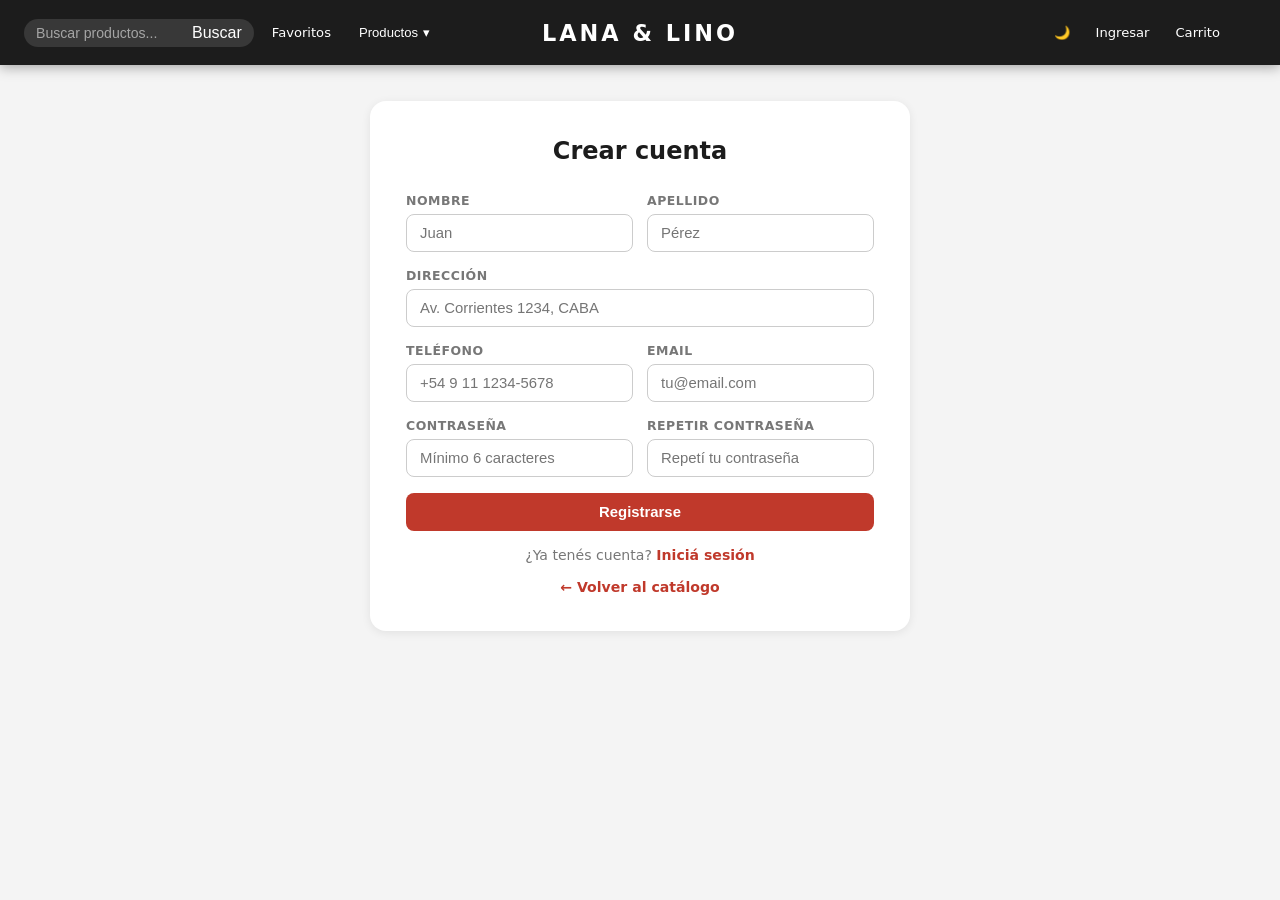
<file: pages/registro.html>
﻿<!DOCTYPE html>
<html lang="es" data-theme="light">
<head>
    <meta charset="UTF-8">
    <meta name="viewport" content="width=device-width, initial-scale=1.0">
    <title>Registrarse — Lana &amp; Lino</title>
    <link rel="stylesheet" href="../css/estilos.css">
</head>
<body>

<div class="form-container" style="max-width:540px">
    <h2>Crear cuenta</h2>

    <div id="msg" class="msg"></div>

    <form id="reg-form" onsubmit="handleRegister(event)">
        <div class="form-row">
            <div class="form-group">
                <label>Nombre</label>
                <input type="text" id="nombre" required placeholder="Juan">
            </div>
            <div class="form-group">
                <label>Apellido</label>
                <input type="text" id="apellido" required placeholder="Pérez">
            </div>
        </div>

        <div class="form-group">
            <label>Dirección</label>
            <input type="text" id="direccion" required placeholder="Av. Corrientes 1234, CABA">
        </div>

        <div class="form-row">
            <div class="form-group">
                <label>Teléfono</label>
                <input type="tel" id="telefono" required placeholder="+54 9 11 1234-5678">
            </div>
            <div class="form-group">
                <label>Email</label>
                <input type="email" id="email" required placeholder="tu@email.com">
            </div>
        </div>

        <div class="form-row">
            <div class="form-group">
                <label>Contraseña</label>
                <input type="password" id="password" required placeholder="Mínimo 6 caracteres" minlength="6">
            </div>
            <div class="form-group">
                <label>Repetir contraseña</label>
                <input type="password" id="password2" required placeholder="Repetí tu contraseña" minlength="6">
            </div>
        </div>

        <button type="submit" class="btn btn-primary btn-full" id="btn-submit">Registrarse</button>
    </form>

    <div class="form-link">
        ¿Ya tenés cuenta? <a href="login.html">Iniciá sesión</a>
    </div>
    <div class="form-link mt-2">
        <a href="../index.html">← Volver al catálogo</a>
    </div>
</div>

<script src="../js/configuracion.js"></script>
<script src="../js/autenticacion.js"></script>
<script src="../js/api.js"></script>
<script src="../js/encabezado.js"></script>
<script>
    if (Auth.isLoggedIn()) window.location.href = '../index.html';

    buildHeader();

    async function handleRegister(e) {
        e.preventDefault();
        const btn = document.getElementById('btn-submit');
        btn.disabled = true;
        btn.textContent = 'Registrando...';

        const password  = document.getElementById('password').value;
        const password2 = document.getElementById('password2').value;

        if (password !== password2) {
            showMsg('error', 'Las contraseñas no coinciden.');
            btn.disabled = false;
            btn.textContent = 'Registrarse';
            return;
        }

        const userData = {
            nombre:    document.getElementById('nombre').value.trim(),
            apellido:  document.getElementById('apellido').value.trim(),
            direccion: document.getElementById('direccion').value.trim(),
            telefono:  document.getElementById('telefono').value.trim(),
            email:     document.getElementById('email').value.trim(),
            password,
            rol:       'usuario'
        };

        try {
            const data = await API.register(userData);

            if (data.codigo === 200) {
                showMsg('success', 'Cuenta creada correctamente. Redirigiendo al login...');
                setTimeout(() => window.location.href = 'login.html', 1800);
            } else {
                showMsg('error', data.mensaje || 'Error al registrar. Intentá nuevamente.');
                btn.disabled = false;
                btn.textContent = 'Registrarse';
            }
        } catch {
            showMsg('error', 'Error de conexión. Verificá que el backend esté activo.');
            btn.disabled = false;
            btn.textContent = 'Registrarse';
        }
    }

    function showMsg(type, text) {
        const el = document.getElementById('msg');
        el.textContent = text;
        el.className = `msg msg-${type} show`;
    }
</script>
</body>
</html>
</file>
<file: css/estilos.css>
/* estilos generales de Lana & Lino */

* { margin: 0; padding: 0; box-sizing: border-box; }

/* colores para modo claro y oscuro */
:root {
    --bg:           #f4f4f4;
    --bg-card:      #ffffff;
    --bg-header:    #1c1c1c;
    --text:         #1c1c1c;
    --text-light:   #ffffff;
    --text-muted:   #777777;
    --primary:      #1c1c1c;
    --accent:       #c0392b;
    --accent-hover: #a93226;
    --border:       #e0e0e0;
    --shadow:       0 2px 10px rgba(0,0,0,0.08);
    --shadow-hover: 0 8px 24px rgba(0,0,0,0.14);
    --input-bg:     #ffffff;
    --input-border: #cccccc;
    --success-bg:   #d4edda;
    --success-text: #155724;
    --error-bg:     #f8d7da;
    --error-text:   #721c24;
    --dropdown-bg:  #ffffff;
    --radius:       10px;
}

[data-theme="dark"] {
    --bg:           #121212;
    --bg-card:      #1e1e1e;
    --bg-header:    #0a0a0a;
    --text:         #e0e0e0;
    --text-light:   #ffffff;
    --text-muted:   #999999;
    --primary:      #e0e0e0;
    --accent:       #e74c3c;
    --accent-hover: #c0392b;
    --border:       #2e2e2e;
    --shadow:       0 2px 10px rgba(0,0,0,0.4);
    --shadow-hover: 0 8px 24px rgba(0,0,0,0.5);
    --input-bg:     #2a2a2a;
    --input-border: #444444;
    --success-bg:   #1a3a25;
    --success-text: #56cc78;
    --error-bg:     #3a1a1a;
    --error-text:   #f07070;
    --dropdown-bg:  #1e1e1e;
}

/* base */
body {
    background: var(--bg);
    color: var(--text);
    font-family: 'Segoe UI', system-ui, sans-serif;
    min-height: 100vh;
    transition: background 0.3s, color 0.3s;
}

a { color: inherit; text-decoration: none; }

/* header */
#main-header {
    position: sticky;
    top: 0;
    z-index: 1000;
    background: var(--bg-header);
    color: var(--text-light);
    height: 65px;
    padding: 0 24px;
    display: flex;
    align-items: center;
    justify-content: space-between;
    gap: 12px;
    box-shadow: 0 2px 12px rgba(0,0,0,0.35);
}

.header-left  { display: flex; align-items: center; gap: 8px; flex: 1; }
.header-center { flex-shrink: 0; }
.header-center h1 { font-size: 1.4rem; font-weight: 800; letter-spacing: 3px; white-space: nowrap; }
.header-right { display: flex; align-items: center; gap: 6px; flex: 1; justify-content: flex-end; }

/* buscador */
.search-bar {
    display: flex;
    align-items: center;
    background: rgba(255,255,255,0.12);
    border-radius: 24px;
    padding: 5px 12px;
    gap: 6px;
    transition: background 0.2s;
}
.search-bar:focus-within { background: rgba(255,255,255,0.2); }
.search-bar input {
    background: transparent;
    border: none;
    outline: none;
    color: var(--text-light);
    width: 150px;
    font-size: 0.88rem;
}
.search-bar input::placeholder { color: rgba(255,255,255,0.55); }
.search-bar button {
    background: transparent;
    border: none;
    cursor: pointer;
    color: var(--text-light);
    font-size: 1rem;
    display: flex;
    align-items: center;
}

/* botones del header */
.header-btn {
    background: transparent;
    border: none;
    cursor: pointer;
    color: var(--text-light);
    display: inline-flex;
    align-items: center;
    gap: 5px;
    padding: 7px 10px;
    border-radius: 8px;
    font-size: 0.82rem;
    text-decoration: none;
    white-space: nowrap;
    transition: background 0.2s;
}
.header-btn:hover { background: rgba(255,255,255,0.14); }
.header-btn .icon { font-size: 1.1rem; }
.admin-btn { background: rgba(231,76,60,0.25) !important; }

/* dropdown de productos */
.dropdown { position: relative; }
.dropdown-menu {
    display: none;
    position: absolute;
    top: calc(100% + 6px);
    left: 0;
    background: var(--dropdown-bg);
    color: var(--text);
    border: 1px solid var(--border);
    border-radius: var(--radius);
    min-width: 200px;
    box-shadow: var(--shadow-hover);
    z-index: 1001;
    overflow: hidden;
}
.dropdown:hover .dropdown-menu { display: block; }
.dropdown-item {
    display: block;
    padding: 10px 16px;
    font-size: 0.9rem;
    cursor: pointer;
    color: var(--text);
    transition: background 0.15s;
}
.dropdown-item:hover { background: var(--bg); }

/* layout general */
.page-container { max-width: 1300px; margin: 0 auto; padding: 24px 20px; }

.page-header { margin-bottom: 24px; }
.page-header h1 { font-size: 1.8rem; font-weight: 700; margin-bottom: 4px; }
.page-header p { color: var(--text-muted); }

/* catalogo */
.catalog-layout { display: flex; gap: 24px; align-items: flex-start; }

.filter-sidebar {
    width: 210px;
    flex-shrink: 0;
    background: var(--bg-card);
    border-radius: var(--radius);
    padding: 20px;
    box-shadow: var(--shadow);
    position: sticky;
    top: 80px;
}
.filter-sidebar h3 {
    font-size: 0.95rem;
    margin-bottom: 16px;
    padding-bottom: 10px;
    border-bottom: 1px solid var(--border);
}
.filter-group { margin-bottom: 20px; }
.filter-group h4 {
    font-size: 0.75rem;
    text-transform: uppercase;
    letter-spacing: 1px;
    color: var(--text-muted);
    margin-bottom: 10px;
}
.filter-group label {
    display: flex;
    align-items: center;
    gap: 8px;
    font-size: 0.88rem;
    margin-bottom: 7px;
    cursor: pointer;
}
.btn-clear-filters {
    width: 100%;
    padding: 8px;
    background: transparent;
    border: 1px solid var(--border);
    border-radius: 6px;
    cursor: pointer;
    color: var(--text-muted);
    font-size: 0.82rem;
    transition: all 0.2s;
}
.btn-clear-filters:hover { background: var(--border); color: var(--text); }

/* seccion de productos */
.product-section { flex: 1; min-width: 0; }
.product-section-header {
    display: flex;
    justify-content: space-between;
    align-items: center;
    margin-bottom: 16px;
}
.product-section-header h2 { font-size: 1.1rem; }
.product-count { color: var(--text-muted); font-size: 0.88rem; }

/* grilla */
.product-grid {
    display: grid;
    grid-template-columns: repeat(auto-fill, minmax(210px, 1fr));
    gap: 20px;
}

/* tarjeta de producto */
.product-card {
    background: var(--bg-card);
    border-radius: var(--radius);
    overflow: hidden;
    box-shadow: var(--shadow);
    transition: transform 0.2s, box-shadow 0.2s;
    display: flex;
    flex-direction: column;
    cursor: pointer;
    color: var(--text);
    text-decoration: none;
}
.product-card:hover { transform: translateY(-4px); box-shadow: var(--shadow-hover); }
.product-card-img {
    width: 100%;
    aspect-ratio: 1;
    object-fit: cover;
    background: var(--border);
}
.product-card-body { padding: 14px; flex: 1; display: flex; flex-direction: column; gap: 4px; }
.product-card-cat { font-size: 0.72rem; text-transform: uppercase; letter-spacing: 1px; color: var(--text-muted); }
.product-card-name { font-size: 0.97rem; font-weight: 600; }
.product-card-gen { font-size: 0.75rem; color: var(--text-muted); }
.product-card-price { font-size: 1.05rem; font-weight: 700; color: var(--accent); margin-top: auto; padding-top: 6px; }

/* detalle del producto */
.product-detail { display: flex; gap: 40px; align-items: flex-start; margin: 28px 0; }
.product-detail-img { width: 420px; flex-shrink: 0; border-radius: var(--radius); overflow: hidden; box-shadow: var(--shadow); }
.product-detail-img img { width: 100%; display: block; object-fit: cover; }
.product-detail-info { flex: 1; }
.product-badge { display: inline-block; font-size: 0.75rem; padding: 3px 10px; border-radius: 20px; background: var(--border); color: var(--text-muted); margin-bottom: 8px; }
.product-detail-name { font-size: 2rem; font-weight: 700; margin-bottom: 6px; line-height: 1.2; }
.product-detail-price { font-size: 1.9rem; font-weight: 700; color: var(--accent); margin-bottom: 14px; }
.product-detail-desc { color: var(--text-muted); line-height: 1.65; margin-bottom: 20px; }

.detail-label {
    font-size: 0.78rem;
    font-weight: 700;
    text-transform: uppercase;
    letter-spacing: 1px;
    color: var(--text-muted);
    margin-bottom: 8px;
    margin-top: 18px;
}

.variant-select {
    width: 100%;
    padding: 10px 14px;
    background: var(--input-bg);
    border: 1px solid var(--input-border);
    border-radius: 8px;
    color: var(--text);
    font-size: 0.95rem;
    cursor: pointer;
}

.stock-badge {
    display: inline-block;
    padding: 5px 14px;
    border-radius: 20px;
    font-size: 0.82rem;
    font-weight: 600;
    margin-top: 10px;
}
.stock-ok  { background: var(--success-bg); color: var(--success-text); }
.stock-out { background: var(--error-bg);   color: var(--error-text); }

/* cuotas */
.cuotas-card {
    background: var(--bg);
    border: 1px solid var(--border);
    border-radius: var(--radius);
    padding: 16px;
    margin-top: 20px;
}
.cuotas-card h4 { font-size: 0.85rem; color: var(--text-muted); margin-bottom: 12px; }
.cuotas-opts { display: flex; gap: 8px; flex-wrap: wrap; margin-bottom: 10px; }
.cuota-btn {
    padding: 6px 14px;
    border: 1px solid var(--border);
    border-radius: 20px;
    background: transparent;
    cursor: pointer;
    font-size: 0.82rem;
    color: var(--text);
    transition: all 0.18s;
}
.cuota-btn.active, .cuota-btn:hover { background: var(--accent); color: #fff; border-color: var(--accent); }
.cuota-result { font-size: 0.9rem; color: var(--text-muted); }
.cuota-result strong { color: var(--text); }

/* botones de agregar al carrito / favorito */
.product-actions { display: flex; gap: 12px; margin-top: 24px; flex-wrap: wrap; }

/* botones generales */
.btn {
    padding: 11px 22px;
    border: none;
    border-radius: 8px;
    cursor: pointer;
    font-size: 0.93rem;
    font-weight: 600;
    display: inline-flex;
    align-items: center;
    gap: 7px;
    transition: all 0.2s;
    text-decoration: none;
}
.btn-primary { background: var(--accent); color: #fff; }
.btn-primary:hover:not(:disabled) { background: var(--accent-hover); }
.btn-secondary { background: var(--bg-card); color: var(--text); border: 1px solid var(--border); }
.btn-secondary:hover { background: var(--border); }
.btn-danger { background: #e74c3c; color: #fff; }
.btn-danger:hover { background: #c0392b; }
.btn-outline { background: transparent; border: 2px solid var(--accent); color: var(--accent); }
.btn-outline:hover { background: var(--accent); color: #fff; }
.btn:disabled { opacity: 0.45; cursor: not-allowed; }
.btn-full { width: 100%; justify-content: center; }
.btn-sm { padding: 6px 14px; font-size: 0.82rem; }

/* formularios (login, registro, perfil) */
.form-container {
    max-width: 480px;
    margin: 36px auto;
    background: var(--bg-card);
    border-radius: 16px;
    padding: 36px;
    box-shadow: var(--shadow);
}
.form-container h2 { text-align: center; margin-bottom: 28px; font-size: 1.5rem; }

.form-group { margin-bottom: 16px; }
.form-group label {
    display: block;
    font-size: 0.78rem;
    font-weight: 700;
    margin-bottom: 6px;
    color: var(--text-muted);
    text-transform: uppercase;
    letter-spacing: 0.5px;
}
.form-group input,
.form-group select,
.form-group textarea {
    width: 100%;
    padding: 10px 13px;
    background: var(--input-bg);
    border: 1px solid var(--input-border);
    border-radius: 8px;
    color: var(--text);
    font-size: 0.93rem;
    transition: border-color 0.2s;
}
.form-group input:focus,
.form-group select:focus,
.form-group textarea:focus { outline: none; border-color: var(--accent); }
.form-group textarea { resize: vertical; min-height: 80px; }

.form-row { display: grid; grid-template-columns: 1fr 1fr; gap: 14px; }
.form-link { text-align: center; margin-top: 16px; font-size: 0.88rem; color: var(--text-muted); }
.form-link a { color: var(--accent); font-weight: 600; }

/* mensajes de exito o error */
.msg { padding: 11px 15px; border-radius: 8px; margin-bottom: 14px; font-size: 0.88rem; display: none; }
.msg.show { display: block; }
.msg-success { background: var(--success-bg); color: var(--success-text); }
.msg-error   { background: var(--error-bg);   color: var(--error-text); }

/* carrito */
.cart-layout { display: grid; grid-template-columns: 1fr 300px; gap: 24px; align-items: flex-start; }

.cart-items {
    background: var(--bg-card);
    border-radius: var(--radius);
    padding: 24px;
    box-shadow: var(--shadow);
}
.cart-item {
    display: flex;
    gap: 16px;
    align-items: center;
    padding: 16px 0;
    border-bottom: 1px solid var(--border);
}
.cart-item:last-child { border-bottom: none; }
.cart-item-img { width: 80px; height: 80px; object-fit: cover; border-radius: 8px; background: var(--border); flex-shrink: 0; }
.cart-item-info { flex: 1; }
.cart-item-name { font-weight: 600; margin-bottom: 3px; }
.cart-item-details { font-size: 0.82rem; color: var(--text-muted); }
.cart-item-price { font-size: 1.05rem; font-weight: 700; color: var(--accent); margin-right: 10px; }

.cart-summary { background: var(--bg-card); border-radius: var(--radius); padding: 24px; box-shadow: var(--shadow); position: sticky; top: 80px; }
.cart-summary h3 { margin-bottom: 18px; }
.cart-total-row { display: flex; justify-content: space-between; padding: 7px 0; font-size: 0.92rem; }
.cart-total-row.grand { border-top: 2px solid var(--border); margin-top: 8px; padding-top: 14px; font-size: 1.15rem; font-weight: 700; }

/* pantalla de pago */
.payment-layout { display: grid; grid-template-columns: 1fr 340px; gap: 24px; align-items: flex-start; }
.payment-form { background: var(--bg-card); border-radius: var(--radius); padding: 28px; box-shadow: var(--shadow); }
.payment-form h2 { margin-bottom: 22px; }
.payment-summary { background: var(--bg-card); border-radius: var(--radius); padding: 24px; box-shadow: var(--shadow); position: sticky; top: 80px; }
.payment-item {
    display: flex;
    justify-content: space-between;
    align-items: center;
    padding: 9px 0;
    border-bottom: 1px solid var(--border);
    font-size: 0.88rem;
    gap: 10px;
}
.payment-item .item-name { flex: 1; }
.card-fields { display: none; margin-top: 12px; }
.card-fields.show { display: block; }

/* overlay que aparece cuando el pago se aprueba */
.success-overlay {
    display: none;
    position: fixed;
    inset: 0;
    background: rgba(0,0,0,0.6);
    z-index: 9999;
    align-items: center;
    justify-content: center;
}
.success-overlay.show { display: flex; }
.success-card { background: var(--bg-card); border-radius: 16px; padding: 48px; text-align: center; max-width: 400px; width: 90%; }
.success-icon { font-size: 4rem; margin-bottom: 16px; }
.success-card h2 { margin-bottom: 10px; }
.success-card p { color: var(--text-muted); margin-bottom: 24px; }

/* favoritos */
.fav-grid { display: grid; grid-template-columns: repeat(auto-fill, minmax(210px, 1fr)); gap: 20px; }
.fav-card { background: var(--bg-card); border-radius: var(--radius); overflow: hidden; box-shadow: var(--shadow); }
.fav-card-img { width: 100%; aspect-ratio: 1; object-fit: cover; background: var(--border); cursor: pointer; }
.fav-card-body { padding: 14px; }
.fav-card-name { font-weight: 600; margin-bottom: 4px; cursor: pointer; }
.fav-card-price { color: var(--accent); font-weight: 700; font-size: 1.02rem; margin-bottom: 10px; }

/* perfil del usuario */
.profile-card { max-width: 560px; margin: 0 auto; background: var(--bg-card); border-radius: 16px; padding: 36px; box-shadow: var(--shadow); }
.profile-card h2 { margin-bottom: 24px; }

/* panel del admin */
.admin-tabs { display: flex; gap: 0; border-bottom: 2px solid var(--border); margin-bottom: 28px; }
.admin-tab {
    padding: 10px 22px;
    background: transparent;
    border: none;
    border-bottom: 2px solid transparent;
    margin-bottom: -2px;
    cursor: pointer;
    font-size: 0.93rem;
    color: var(--text-muted);
    transition: all 0.2s;
}
.admin-tab.active { color: var(--accent); border-bottom-color: var(--accent); font-weight: 600; }
.admin-tab:hover { color: var(--text); }

.admin-panel { display: none; }
.admin-panel.active { display: block; }

.admin-form { max-width: 600px; background: var(--bg-card); border-radius: var(--radius); padding: 28px; box-shadow: var(--shadow); }
.admin-form h3 { margin-bottom: 20px; }

/* fila de inventario al cargar un producto nuevo */
.inv-row {
    display: grid;
    grid-template-columns: 1fr 1fr 1fr auto;
    gap: 10px;
    align-items: end;
    margin-bottom: 10px;
    background: var(--bg);
    border-radius: 8px;
    padding: 12px;
    border: 1px solid var(--border);
}

/* lista de productos en el panel admin */
.admin-product-list { display: flex; flex-direction: column; gap: 12px; }
.admin-product-item {
    background: var(--bg-card);
    border-radius: var(--radius);
    padding: 16px;
    display: flex;
    align-items: center;
    gap: 14px;
    box-shadow: var(--shadow);
}
.admin-product-img { width: 60px; height: 60px; object-fit: cover; border-radius: 8px; background: var(--border); flex-shrink: 0; }
.admin-product-info { flex: 1; }
.admin-product-name { font-weight: 600; margin-bottom: 3px; }
.admin-product-details { font-size: 0.82rem; color: var(--text-muted); }

/* modal para editar producto */
.modal-overlay {
    display: none;
    position: fixed;
    inset: 0;
    background: rgba(0,0,0,0.55);
    z-index: 9999;
    align-items: center;
    justify-content: center;
    padding: 20px;
}
.modal-overlay.show { display: flex; }
.modal {
    background: var(--bg-card);
    border-radius: 16px;
    padding: 28px;
    width: 100%;
    max-width: 520px;
    max-height: 85vh;
    overflow-y: auto;
    box-shadow: 0 20px 60px rgba(0,0,0,0.3);
}
.modal-header { display: flex; justify-content: space-between; align-items: center; margin-bottom: 20px; }
.modal-close { background: transparent; border: none; cursor: pointer; font-size: 1.5rem; color: var(--text-muted); line-height: 1; }

/* fila de stock por variante dentro del modal */
.inv-edit-row {
    display: grid;
    grid-template-columns: 1fr 1fr;
    gap: 8px;
    align-items: end;
    padding: 10px;
    background: var(--bg);
    border-radius: 8px;
    margin-bottom: 8px;
    border: 1px solid var(--border);
    font-size: 0.88rem;
}

/* cosas varias */
.card { background: var(--bg-card); border-radius: var(--radius); padding: 24px; box-shadow: var(--shadow); }

.empty-state { text-align: center; padding: 60px 20px; color: var(--text-muted); }
.empty-state .empty-icon { font-size: 3rem; margin-bottom: 14px; }
.empty-state h3 { color: var(--text); margin-bottom: 8px; }

.loading { text-align: center; padding: 50px; color: var(--text-muted); }
.spinner {
    display: inline-block;
    width: 32px; height: 32px;
    border: 3px solid var(--border);
    border-top-color: var(--accent);
    border-radius: 50%;
    animation: spin 0.7s linear infinite;
    margin-bottom: 12px;
}
@keyframes spin { to { transform: rotate(360deg); } }

.divider { border: none; border-top: 1px solid var(--border); margin: 20px 0; }
.text-muted { color: var(--text-muted); }
.text-accent { color: var(--accent); }
.mt-2 { margin-top: 16px; }
.mt-3 { margin-top: 24px; }
.mb-2 { margin-bottom: 16px; }
.mb-3 { margin-bottom: 24px; }
.text-center { text-align: center; }

/* footer */
footer { background: var(--bg-header); color: var(--text-light); padding: 40px 24px; margin-top: 60px; }
.footer-grid { max-width: 1300px; margin: 0 auto; display: grid; grid-template-columns: repeat(auto-fit, minmax(200px, 1fr)); gap: 30px; }
.footer-section h3 { font-size: 0.78rem; text-transform: uppercase; letter-spacing: 1px; color: rgba(255,255,255,0.5); margin-bottom: 12px; }
.footer-section p,
.footer-section a { display: block; font-size: 0.88rem; color: rgba(255,255,255,0.8); margin-bottom: 7px; line-height: 1.5; }
.footer-section a:hover { color: #fff; }
.footer-bottom { max-width: 1300px; margin: 22px auto 0; padding-top: 18px; border-top: 1px solid rgba(255,255,255,0.12); text-align: center; font-size: 0.8rem; color: rgba(255,255,255,0.4); }

/* badge con cantidad de items en el carrito */
.cart-badge {
    background: var(--primary);
    color: #fff;
    border-radius: 50%;
    font-size: 0.68rem;
    font-weight: 700;
    min-width: 17px;
    height: 17px;
    line-height: 17px;
    text-align: center;
    padding: 0 4px;
    margin-left: 4px;
    display: inline-block;
    vertical-align: middle;
    visibility: hidden;
}
.cart-badge:not(:empty) { visibility: visible; }

/* responsive para pantallas chicas */
@media (max-width: 900px) {
    .product-detail { flex-direction: column; }
    .product-detail-img { width: 100%; }
    .cart-layout, .payment-layout { grid-template-columns: 1fr; }
    .hide-sm { display: none; }
}
@media (max-width: 680px) {
    .catalog-layout { flex-direction: column; }
    .filter-sidebar { width: 100%; position: static; }
    .header-center h1 { font-size: 1rem; letter-spacing: 1px; }
    .search-bar input { width: 90px; }
    .form-row { grid-template-columns: 1fr; }
}
</file>
